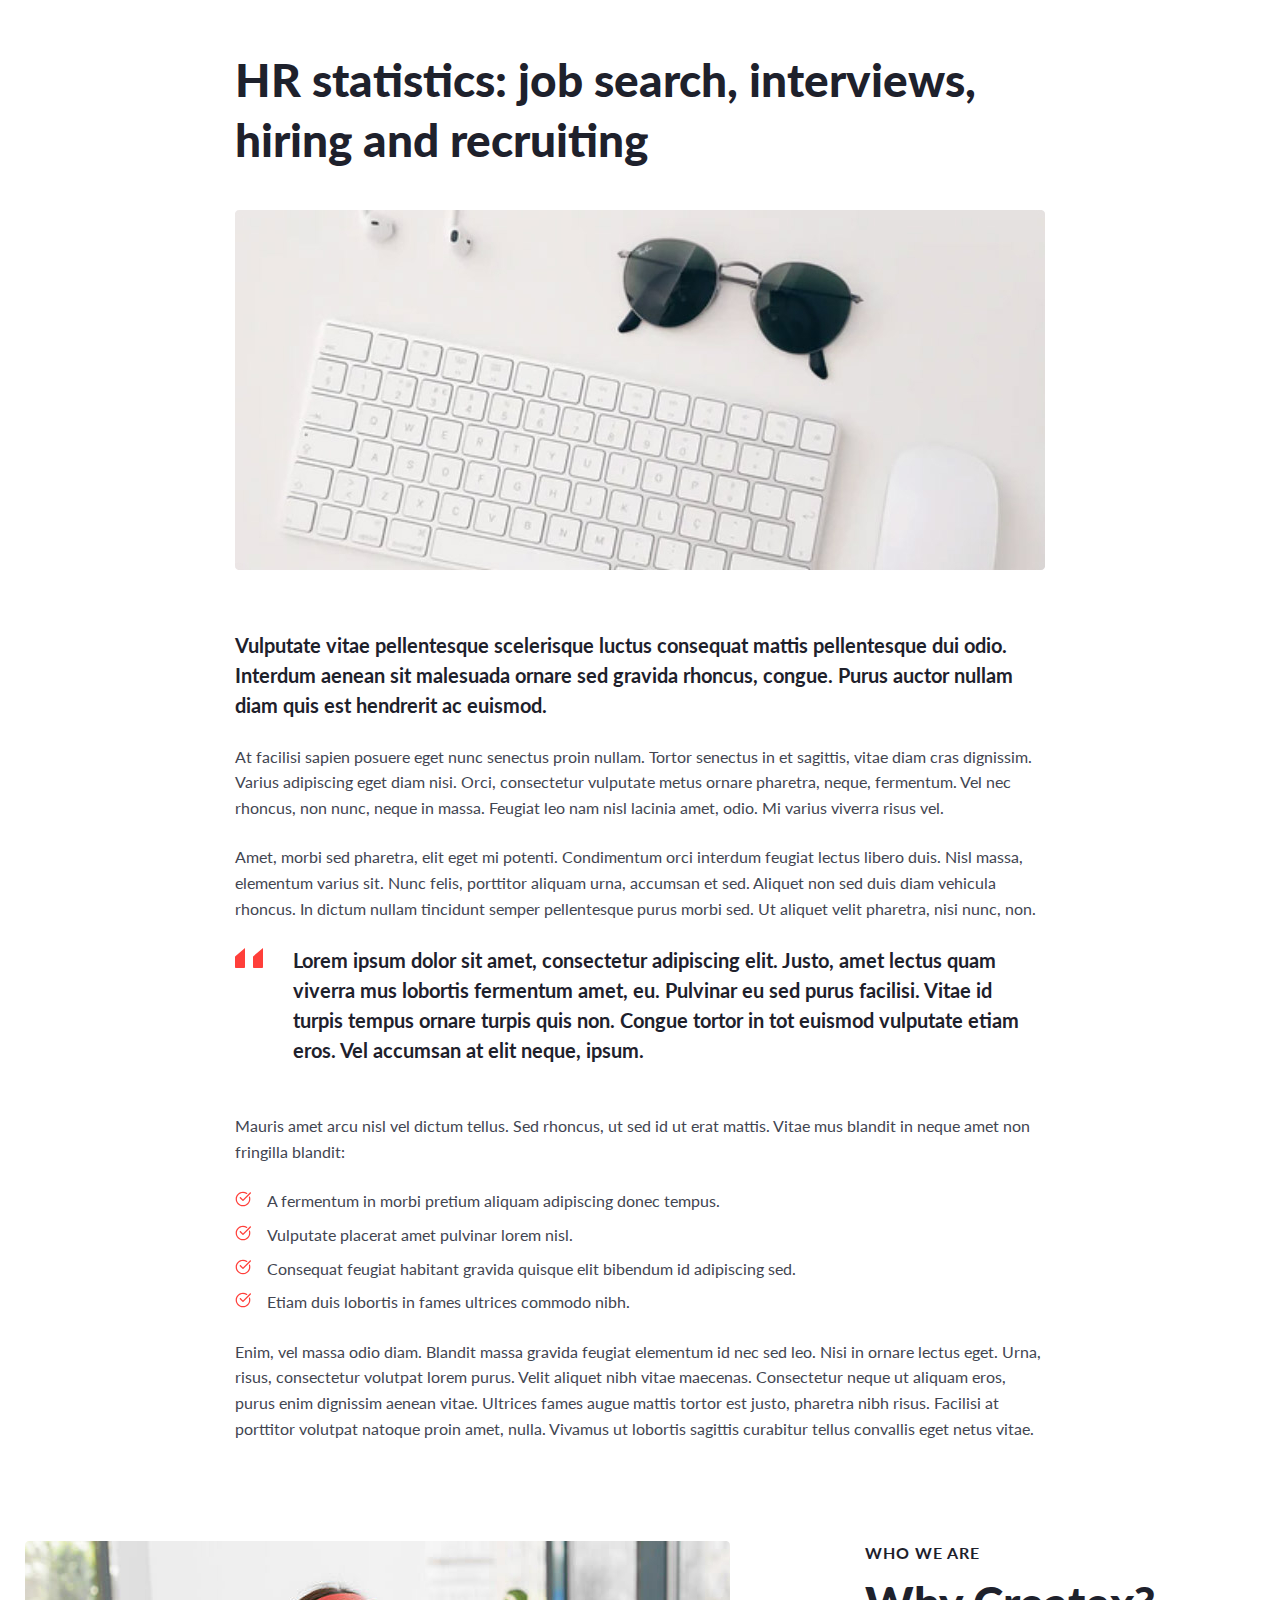
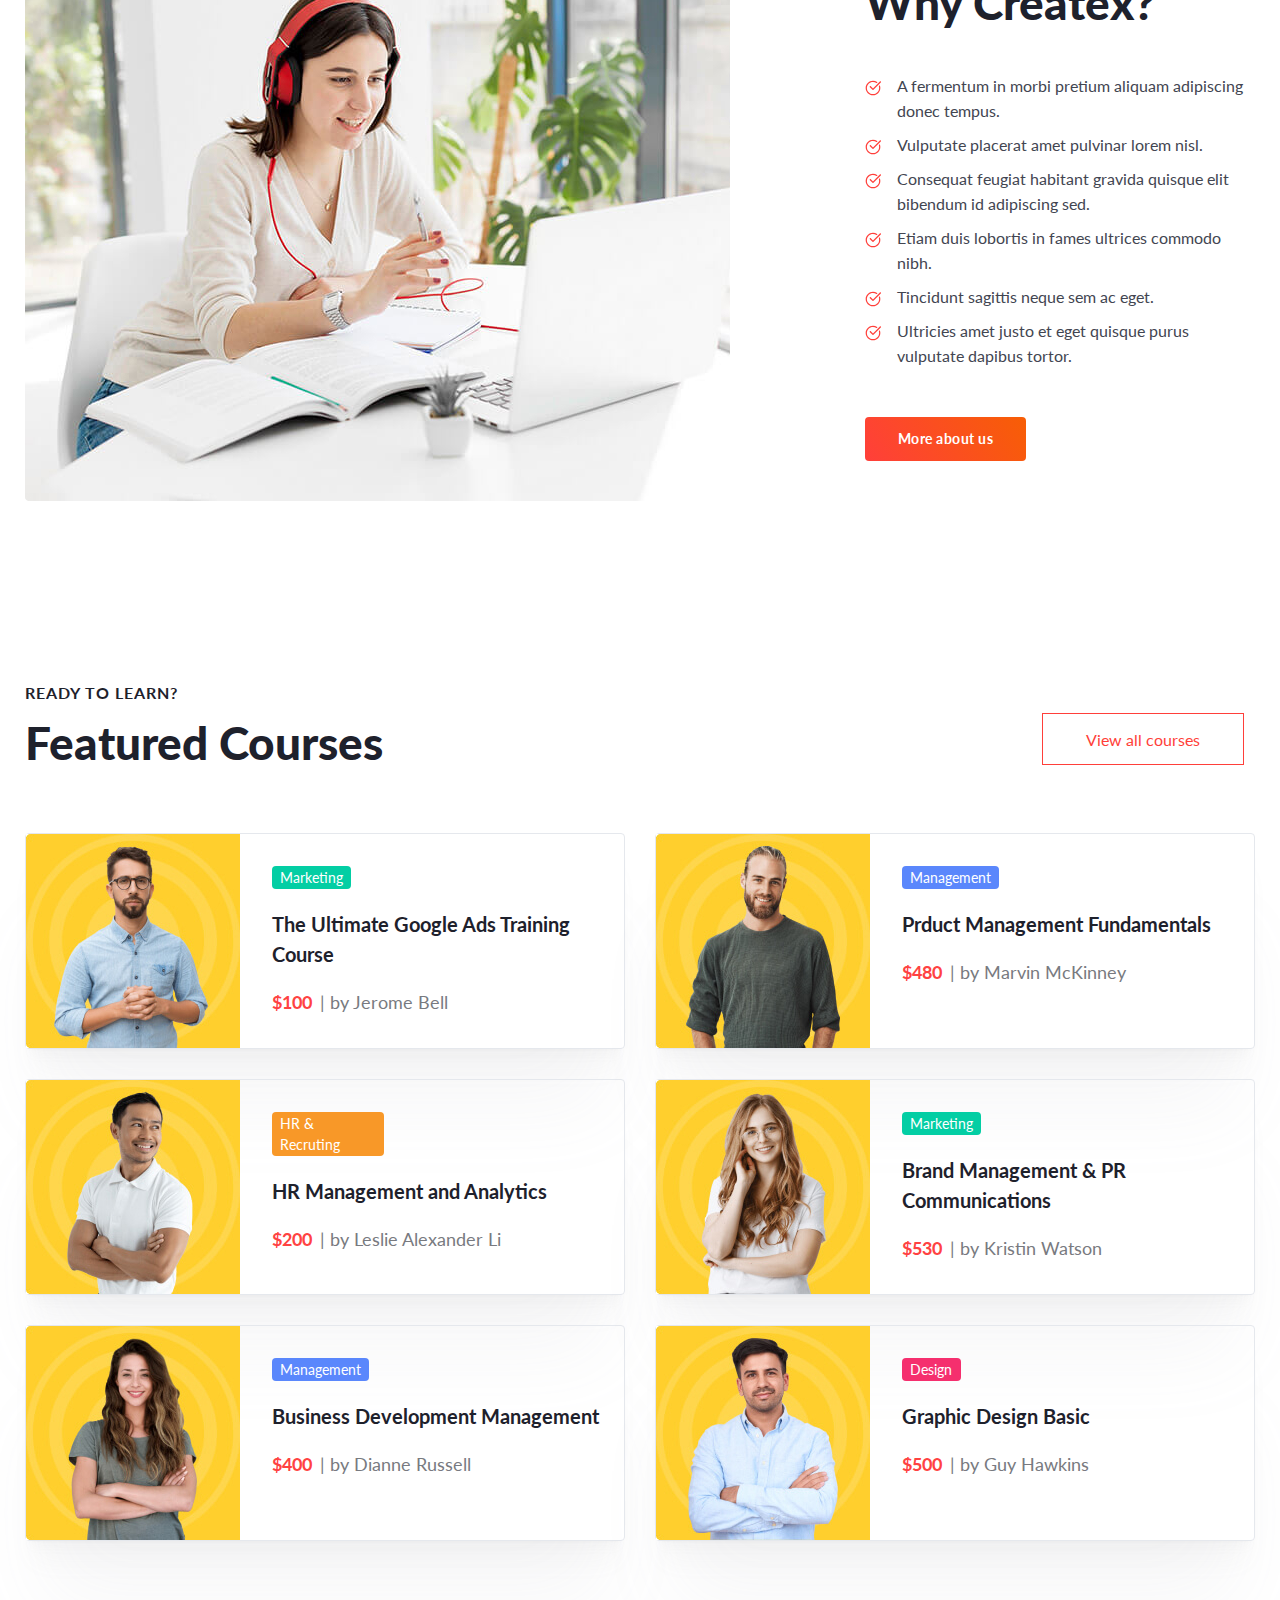
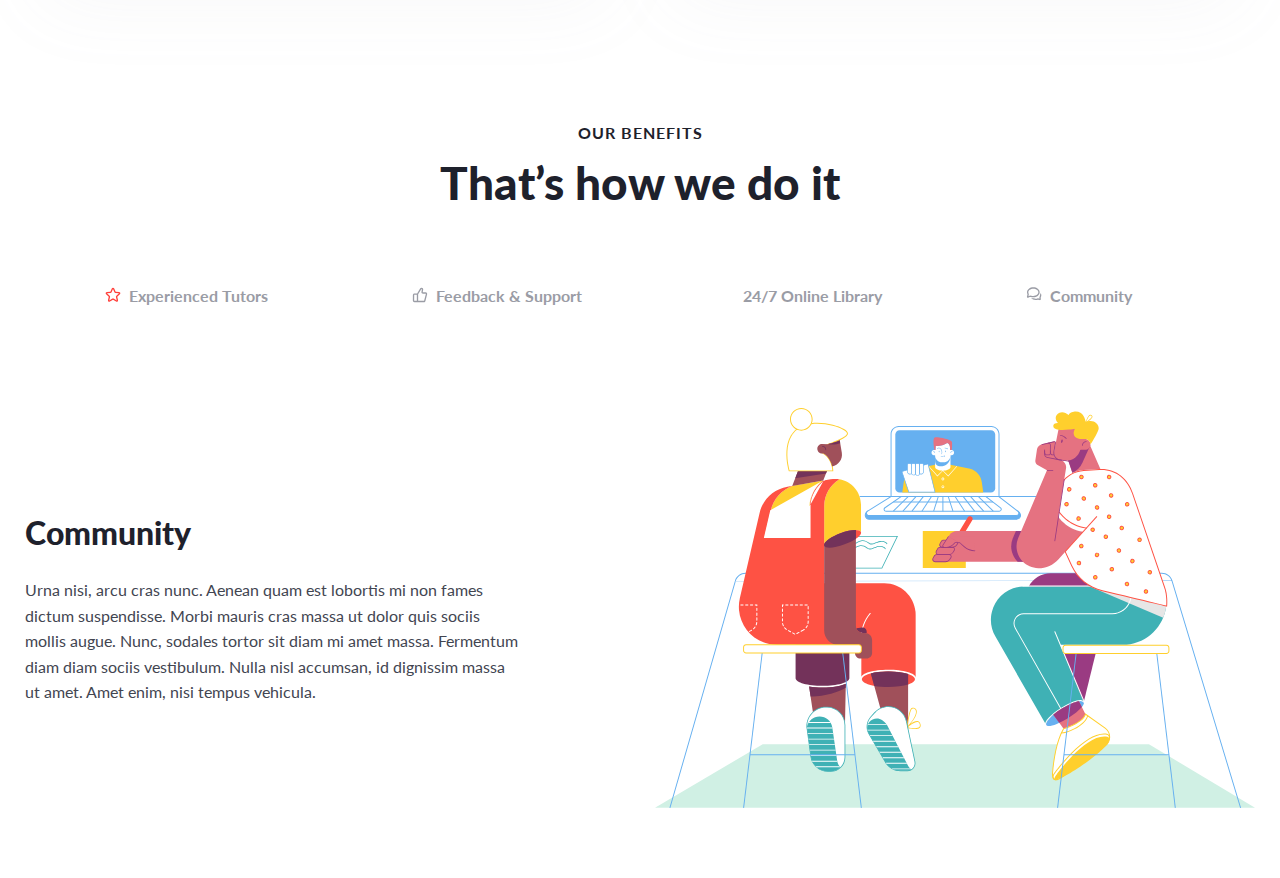
<file: lesson10/index.html>
<!DOCTYPE html>
<html lang="en">
<head>
   <meta charset="UTF-8">
   <meta http-equiv="X-UA-Compatible" content="IE=edge">
   <meta name="viewport" content="width=device-width, initial-scale=1.0">
   <link rel="stylesheet" href="css/style.css"> <link rel="stylesheet" href="css/reset.css">
   <title>lesson 10</title>
</head>
<body>
   <main class="main">
      <div class="main__container page">
         <div class="page__title"><h1 class="stat">HR statistics: job search,  interviews, hiring and recruiting</h1>
         </div>
         <div class="page__image"><img src="img/image.webp" alt="artikle">
         </div>
         <div class="page__contant">
            <p class="page__subtitle">Vulputate vitae pellentesque scelerisque luctus consequat mattis pellentesque dui odio. Interdum aenean sit malesuada ornare sed gravida rhoncus, congue. Purus auctor nullam diam quis est hendrerit ac euismod. </p>
            <p class="page__txt">At facilisi sapien posuere eget nunc senectus proin nullam. Tortor senectus in et sagittis, vitae diam cras dignissim. Varius adipiscing eget diam nisi. Orci, consectetur vulputate metus ornare pharetra, neque, fermentum. Vel nec rhoncus, non nunc, neque in massa. Feugiat leo nam nisl lacinia amet, odio. Mi varius viverra risus vel.</p>
            <p class="page__txt">Amet, morbi sed pharetra, elit eget mi potenti. Condimentum orci interdum feugiat lectus libero duis. Nisl massa, elementum varius sit. Nunc felis, porttitor aliquam urna, accumsan et sed. Aliquet non sed duis diam vehicula rhoncus. In dictum nullam tincidunt semper pellentesque purus morbi sed. Ut aliquet velit pharetra, nisi nunc, non.</p>
            <blockquote class="page__blockqoute">Lorem ipsum dolor sit amet, consectetur adipiscing elit. Justo, amet lectus quam viverra mus lobortis fermentum amet, eu. Pulvinar eu sed purus  facilisi. Vitae id turpis tempus ornare turpis quis non. Congue tortor in tot euismod vulputate etiam eros. Vel accumsan at elit neque, ipsum.</blockquote>
            <p class="page__txt">Mauris amet arcu nisl vel dictum tellus. Sed rhoncus, ut sed id ut erat mattis. Vitae mus blandit in neque amet non fringilla blandit:</p>
            <ul class="page__list">
            <li class="item">A fermentum in morbi pretium aliquam adipiscing donec tempus.</li>
            <li class="item">Vulputate placerat amet pulvinar lorem nisl.</li>
            <li class="item">Consequat feugiat habitant gravida quisque elit bibendum id adipiscing sed.</li>
            <li class="item">Etiam duis lobortis in fames ultrices commodo nibh.</li>
            </ul>
            <p class="page__txt">Enim, vel massa odio diam. Blandit massa gravida feugiat elementum id nec sed leo. Nisi in ornare lectus eget. Urna, risus, consectetur volutpat lorem purus. Velit aliquet nibh vitae maecenas. Consectetur neque ut aliquam eros, purus enim dignissim aenean vitae. Ultrices fames augue mattis tortor est justo, pharetra nibh risus. Facilisi at porttitor volutpat natoque proin amet, nulla. Vivamus ut lobortis sagittis curabitur tellus convallis eget netus vitae.</p>
         </div>
      </div>
         <div class="nextpage">
            <div class="nextpage__box">
               <div class="nextpage__image">
                  <img src="img/girl.jpg" alt="girl">
               </div>
               <div class="nextpage__content">
                  <div class="nextpage__subtitle">Who we are</div>
                  <div class="nextpage__title">Why Createx?</div>
                  <div class="nextpage__list">
                     <ul>
                        <li>A fermentum in morbi pretium aliquam adipiscing donec tempus.</li>
                        <li>Vulputate placerat amet pulvinar lorem nisl.</li>
                        <li>Consequat feugiat habitant gravida quisque elit bibendum id adipiscing sed.</li>
                        <li>Etiam duis lobortis in fames ultrices commodo nibh.</li>
                        <li>Tincidunt sagittis neque sem ac eget.</li>
                        <li>Ultricies amet justo et eget quisque purus vulputate dapibus tortor.</li>
                     </ul>
                  </div>
                  <button class="nextpage_button">More about us</button>
               </div>
            </div>
            <div class="nextpage__team about">
               <div class="about__subtitle">Ready to learn?</div>
               <div class="about__title">
                  <div class="about__text">Featured Courses</div>
                  <div class="about__button"><button>View all courses </button></div>
               </div>
            <div class="nextpage__members">  
               <div class="abot__leftbox workers">
                  <div class="workers__item">
                     <div class="workers__image">
                        <img src="img/bell.jpg" alt="bell">
                     </div>
                     <div class="workers__content ">
                        <div class="workers__position workers__position--green">Marketing</div>
                        <div class="workers__title">The Ultimate Google Ads Training Course</div>
                        <div class="workers__cost">
                           <p class="price">$100</p>
                           <p class="name">| by Jerome Bell</p>
                        </div>
                     </div>
                  </div>
                  <div class="workers__item">
                     <div class="workers__image">
                        <img src="img/li.jpg" alt="china">
                     </div>
                     <div class="workers__content ">
                        <div class="workers__position workers__position--orange">HR & Recruting</div>
                        <div class="workers__title">HR  Management and Analytics</div>
                        <div class="workers__cost">
                           <p class="price">$200</p>
                           <p class="name">| by Leslie Alexander Li</p>
                        </div>
                     </div>
                  </div>
                  <div class="workers__item">
                     <div class="workers__image">
                        <img src="img/russel.jpg" alt="russel">
                     </div>
                     <div class="workers__content ">
                        <div class="workers__position workers__position--purple">Management</div>
                        <div class="workers__title">Business Development Management</div>
                        <div class="workers__cost">
                           <p class="price">$400</p>
                           <p class="name">| by Dianne Russell</p>
                        </div>
                     </div>
                  </div>
               </div>
               <div class="about__rightbox workers">
                  <div class="workers__item">
                     <div class="workers__image">
                        <img src="img/kinney.jpg" alt="kiney">
                     </div>
                     <div class="workers__content ">
                        <div class="workers__position workers__position--purple">Management</div>
                        <div class="workers__title">Prduct Management Fundamentals</div>
                        <div class="workers__cost">
                           <p class="price">$480</p>
                           <p class="name">| by Marvin McKinney</p>
                        </div>
                     </div>
                  </div>
                  <div class="workers__item">
                     <div class="workers__image">
                        <img src="img/watson.jpg" alt="watson">
                     </div>
                     <div class="workers__content ">
                        <div class="workers__position workers__position--green">Marketing</div>
                        <div class="workers__title">Brand Management & PR Communications</div>
                        <div class="workers__cost">
                           <p class="price">$530</p>
                           <p class="name">| by Kristin Watson</p>
                        </div>
                     </div>
                  </div>
                  <div class="workers__item">
                     <div class="workers__image">
                        <img src="img/hawkins.jpg" alt="design">
                     </div>
                     <div class="workers__content ">
                        <div class="workers__position workers__position--pink">Design</div>
                        <div class="workers__title">Graphic Design Basic</div>
                        <div class="workers__cost">
                           <p class="price">$500</p>
                           <p class="name">| by Guy Hawkins</p>
                        </div>
                     </div>
                  </div>
               </div>
            </div>
            <div class="lastpage">
               <div class="lastpage__box">
                  <div class="lastpage__subtitle">Our benefits</div>
                  <div class="lastpage__title">That’s how we do it</div>
                  <div class="lastpage__icon_list">
                     <ul>
                        <li class="star">Experienced Tutors</li>
                        <li class="feedback">Feedback & Support</li>
                        <li class="library">24/7 Online Library</li>
                        <li class="community">Community</li>
                     </ul>
                  </div>
                  <div class="lastpage__content tutors">
                     <div class="tutors__box">
                        <div class="tutors__text">
                           <div class="tutors__heading">Community</div>
                           <div class="tutors__discription">Urna nisi, arcu cras nunc. Aenean quam est lobortis mi non fames dictum suspendisse. Morbi mauris cras massa ut dolor quis sociis mollis augue. Nunc, sodales tortor sit diam mi amet massa. Fermentum diam diam sociis vestibulum. Nulla nisl accumsan, id dignissim massa ut amet. Amet enim, nisi tempus vehicula.</div>
                        </div>
                        <div class="tutors__image">
                           <img src="img/illustration.svg" alt="workspace">
                        </div>
                     </div>   
                  </div>
               </div>
            </div>
            </div>   
         </div>   
   </main>         
      </div>
   </div>
</body>
</html>
</file>
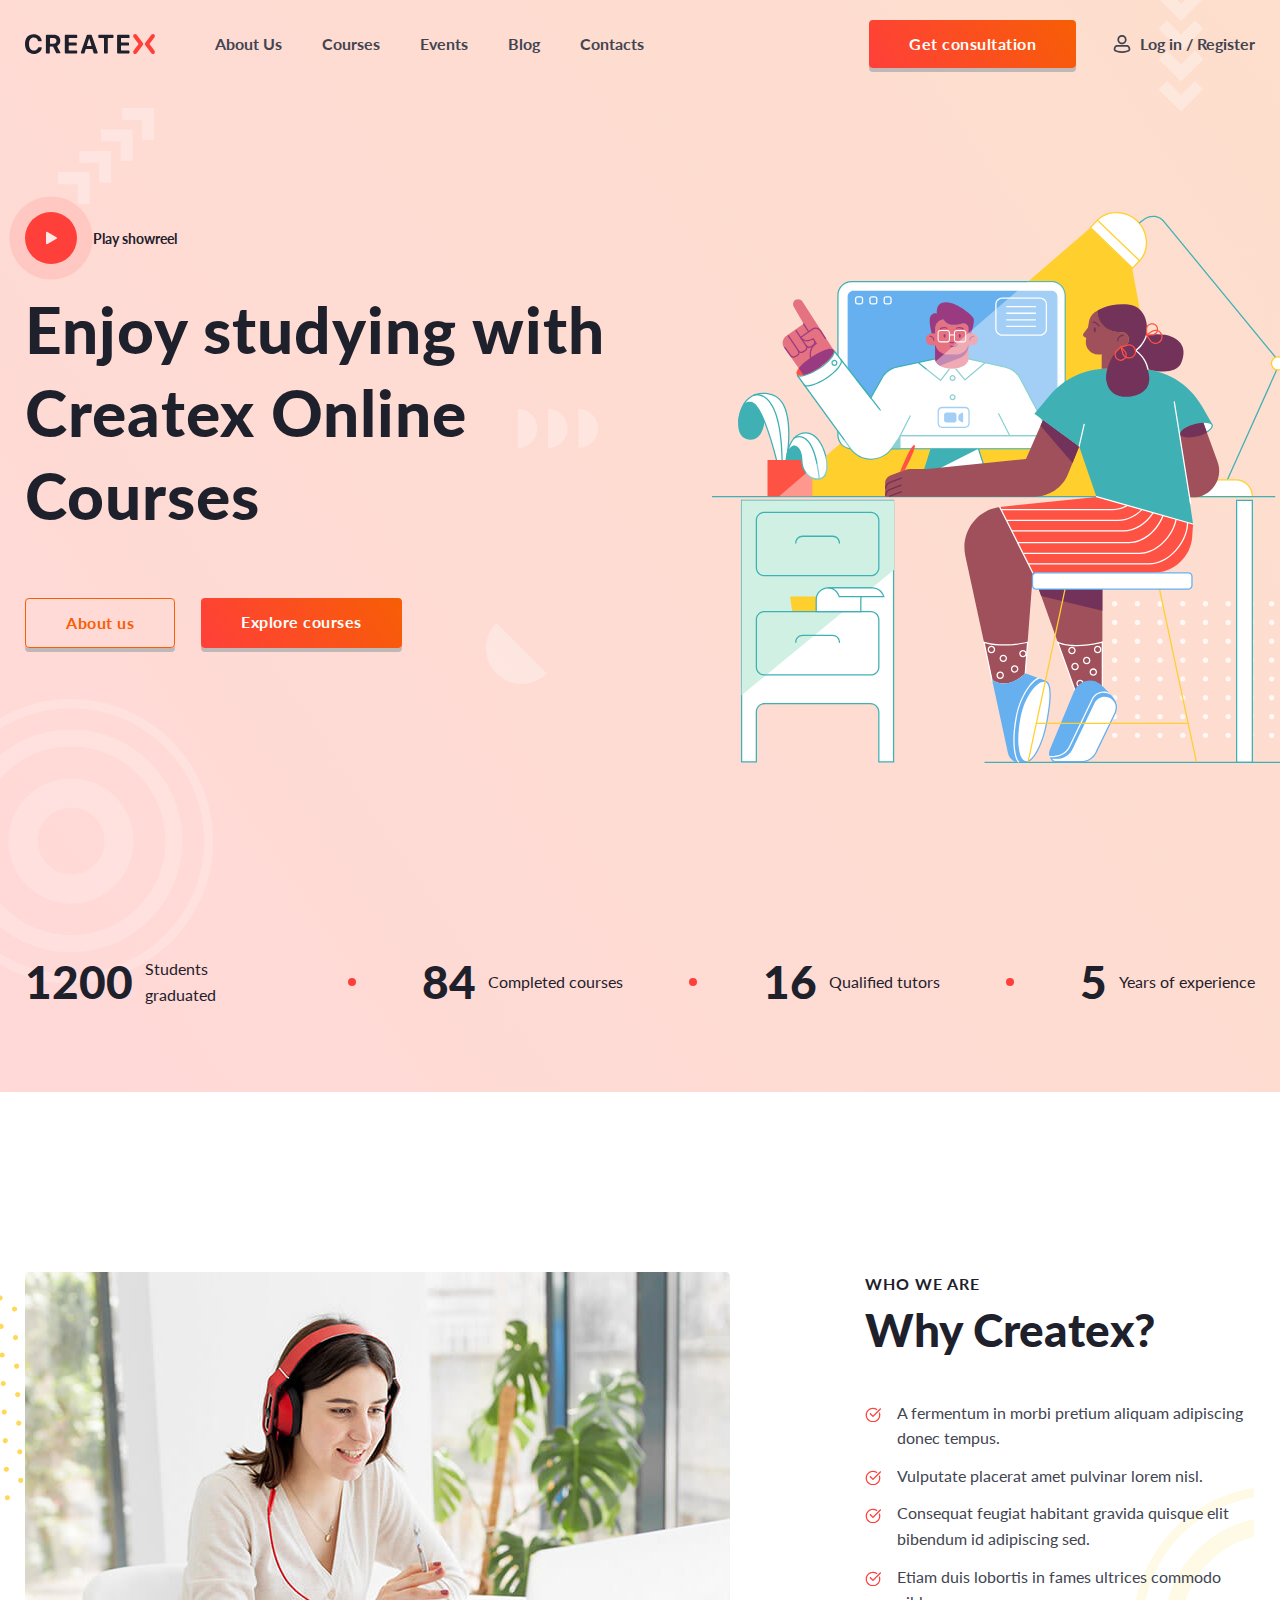
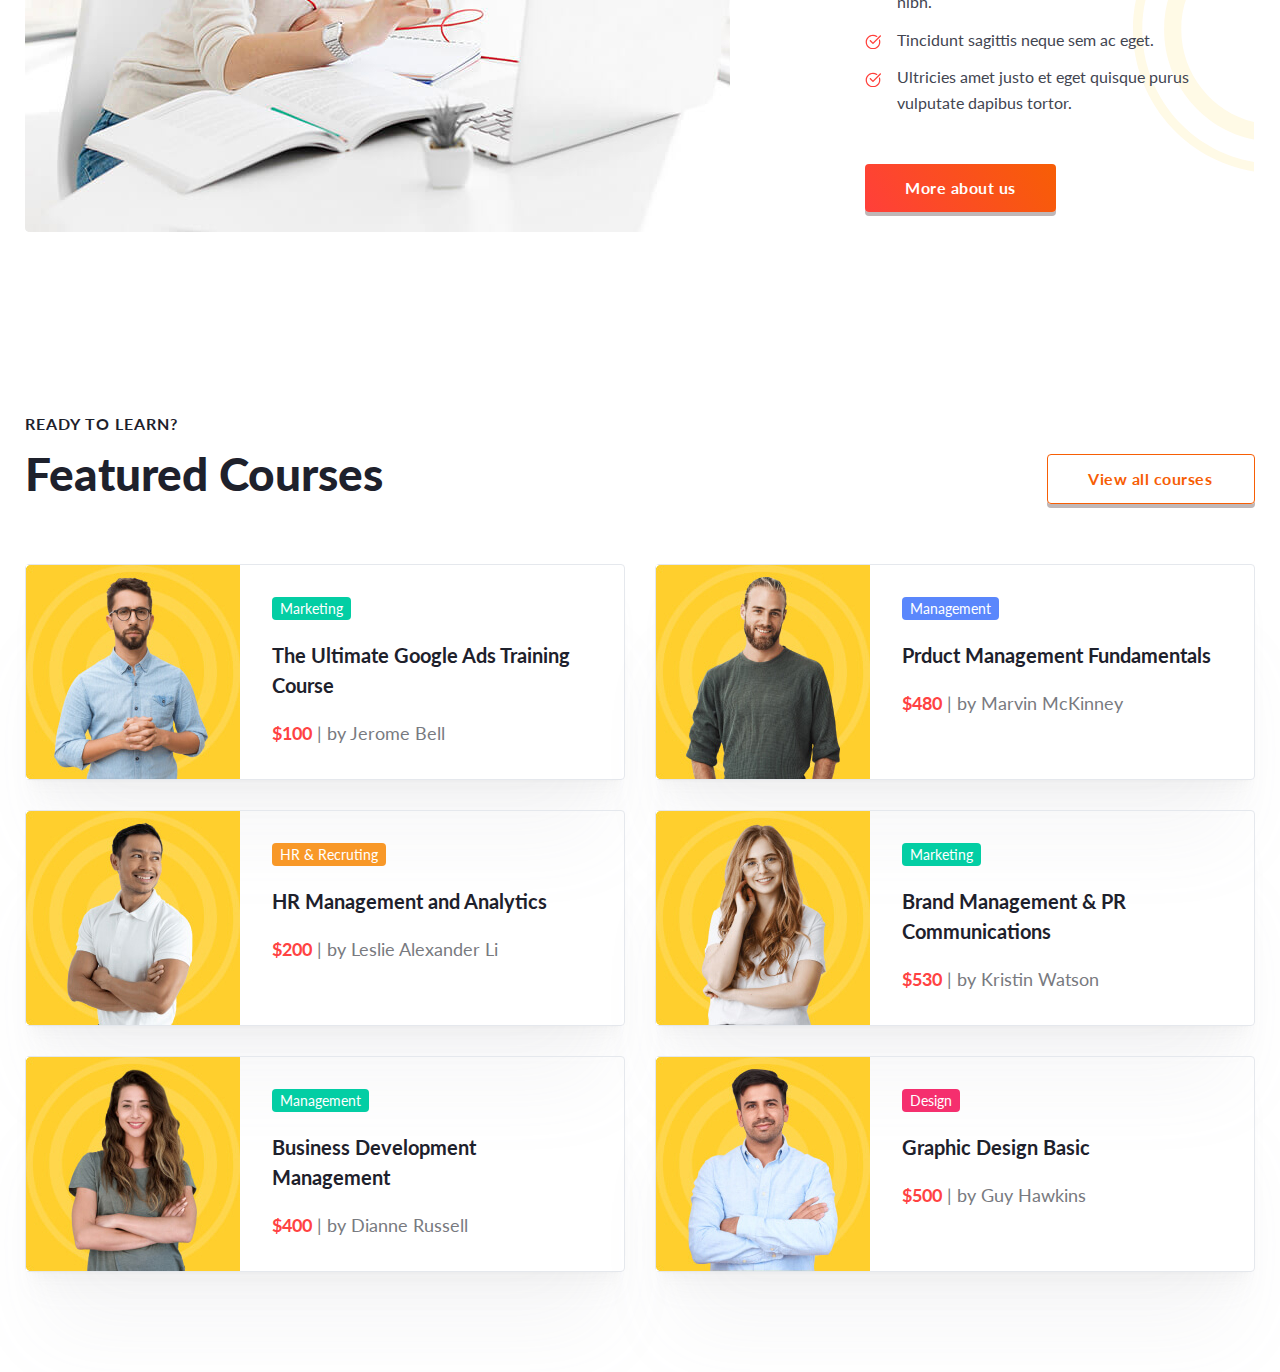
<file: lesson18/index.html>
<!DOCTYPE html>
<html lang="en">
<head>
   <meta charset="UTF-8">
   <meta http-equiv="X-UA-Compatible" content="IE=edge">
   <meta name="viewport" content="width=device-width, initial-scale=1.0">
   <link rel="stylesheet" href="css/style.css"> <link rel="stylesheet" href="css/reset.css">
   <title>lesson 18 grid</title>
</head>
<body>
   <div class="wrapper">
      <header class="header">
         <div class="header__container">
            <div class="header__logo">
               <a href=""><img src="img/logo.svg" alt="logocreatex"></a>
            </div>
            <div class="header__navigator navigator">
               <nav class="navigator__links">
                  <ul class="navigator__main">
                     <li class="navigator__item">About Us</li>
                     <li class="navigator__item">Courses</li>
                     <li class="navigator__item">Events</li>
                     <li class="navigator__item">Blog</li>
                     <li class="navigator__item">Contacts</li>
                  </ul>
               </nav>
            </div>
            <div class="header__active active">
               <a href="" class="active__button button">Get consultation</a>
               <a href="" class="active__login">Log in / Register</a>
            </div>
         </div>
      </header>
      <main class="page">
         <section class="page__section section">
            <div class="section__container">
               <div class="section-front first">
                  <div class="first first-box">
                     <div class="first-box__play">
                        <a href="#">Play showreel</a>
                     </div>
                     <div class="first-box__title">
                        <h1>Enjoy studying
                           with Createx Online Courses</h1>
                     </div>
                     <div class="first-box__button">
                        <a href="#" class="first-box button button--bg">About us</a>
                        <a href="#" class="first-box button">Explore courses</a>
                     </div>
                  </div>
                  <div class="first__img">
                     <img src="img/illustration.svg" alt="call">
                  </div>
               </div>
               <div class="section__advantages advantages-main">
                  <div class="advantages-main__item item-advantages">
                     <div class="item-advantages__value">1200</div>
                     <div class="item-advantages__text">Students graduated</div>
                  </div>
                  <div class="advantages-main__circle"></div>
                  <div class="advantages-main__item item-advantages">
                     <div class="item-advantages__value">84</div>
                     <div class="item-advantages__text">Completed courses</div>
                  </div>
                  <div class="advantages-main__circle"></div>
                  <div class="advantages-main__item item-advantages">
                     <div class="item-advantages__value">16</div>
                     <div class="item-advantages__text">Qualified tutors</div>
                  </div>
                  <div class="advantages-main__circle"></div>
                  <div class="advantages-main__item item-advantages">
                     <div class="item-advantages__value">5</div>
                     <div class="item-advantages__text">Years of experience</div>
                  </div>
               </div>
            </div>
         </div>         

               <div class="section__decor decor-main__item--1"></div>
               <div class="section__decor decor-main__item--2"></div>
               <div class="section__decor decor-main__item--3"></div>
               <div class="section__decor decor-main__item--4"></div>
               <div class="section__decor decor-main__item--5"></div>
               <div class="section__decor decor-main__item--6"></div>
         </section>
         <section class="createx">
            <div class="createx__container">
               <div class="createx__block block-who">
                  <div class="block-who__image">
                     <img src="img/createx.jpg" alt="createx">
                  </div>
                  <div class="block-who__text">
                     <h3>Who we are</h3>
                     <h2>Why Createx?</h2>
                     <ul class="block-who-item">
                        <li>A fermentum in morbi pretium aliquam adipiscing donec tempus.</li>
                        <li>Vulputate placerat amet pulvinar lorem nisl.</li>
                        <li>Consequat feugiat habitant gravida quisque elit bibendum id adipiscing sed.</li>
                        <li>Etiam duis lobortis in fames ultrices commodo nibh.</li>
                        <li>Tincidunt sagittis neque sem ac eget.</li>
                        <li>Ultricies amet justo et eget quisque purus vulputate dapibus tortor.</li>
                     </ul>
                     <div class="block-who__button button">
                        <a href="#">More about us</a>
                     </div>
                  </div>
               </div>
            </div>
            <div class="createx__block decor-createx-1"></div>
            <div class="createx__block decor-createx-2"></div>     
         </section>
         <section class="team">
            <div class="team__container">
               <div class="team__heading heading-box">
                  <div class="heading-box__text">
                     <h3>Ready to learn?</h3>
                     <h2>Featured Courses</h2>
                  </div>
                  <div class="heading-box__button button button--bg">
                     <a href="#">View all courses</a>
                  </div>
               </div>
               <div class="team__mambers">
                  <div class="team__item personal">
                     <div class="personal__box">
                        <div class="personal__image">
                           <img src="img/jerome.jpg" alt="jerome">
                        </div>
                        <div class="personal__description description">
                           <div class="description__position marketing">
                              Marketing
                           </div>
                           <h3>The Ultimate Google Ads Training Course</h3>
                           <div class="description__cost">
                              <span>$100</span>
                              | by Jerome Bell
                           </div>
                        </div>
                     </div>
                  </div>
                  <div class="personal-item personal personal">
                     <div class="personal__box">
                        <div class="personal__image">
                           <img src="img/marvin.jpg" alt="managment">
                        </div>
                        <div class="personal-item personal__description description">
                           <div class="description__position managment">
                              Management
                           </div>
                           <h3>Prduct Management Fundamentals</h3>
                           <div class="description__cost">
                              <span>$480</span>
                              | by Marvin McKinney
                           </div>
                        </div>
                  </div>
                  </div>
                  <div class="personal-item personal">
                     <div class="personal__box">
                     <div class="personal__image">
                        <img src="img/li.jpg" alt="hr">
                     </div>
                     <div class="personal-item__description description">
                        <div class="description__position recruting">
                           HR & Recruting
                        </div>
                        <h3>HR  Management and Analytics</h3>
                        <div class="description__cost">
                           <span>$200</span>
                           | by Leslie Alexander Li
                        </div>
                     </div>
                     </div>
                  </div>
                  <div class="personal-item personal">
                     <div class="personal__box">
                     <div class="personal__image">
                        <img src="img/watson.jpg" alt="marketing">
                     </div>
                     <div class="personal-item__description description">
                        <div class="description__position marketing">
                           Marketing
                        </div>
                        <h3>Brand Management & PR Communications</h3>
                        <div class="description__cost">
                           <span>$530</span>
                           | by Kristin Watson
                        </div>
                     </div>
                     </div>
                  </div>
                  <div class="personal-item personal">
                     <div class="personal__box">
                     <div class="personal__image">
                        <img src="img/russel.jpg" alt="managment">
                     </div>
                     <div class="personal-item__description description">
                        <div class="description__position management">
                           Management
                        </div>
                        <h3>Business Development Management</h3>
                        <div class="description__cost">
                           <span>$400</span>
                           | by Dianne Russell
                        </div>
                     </div>
                     </div>
                  </div>
                  <div class="personal-item personal">
                     <div class="personal__box">
                     <div class="personal__image">
                        <img src="img/hawkins.jpg" alt="design">
                     </div>
                     <div class="personal-item__description description">
                        <div class="description__position design">
                           Design
                        </div>
                        <h3>Graphic Design Basic</h3>
                        <div class="description__cost">
                           <span>$500</span>
                           | by Guy Hawkins
                        </div>
                     </div>
                  </div>
                  </div>
               </div>
            </div>
         </section>
      </main>
   </div>
</body>
</html>
</file>
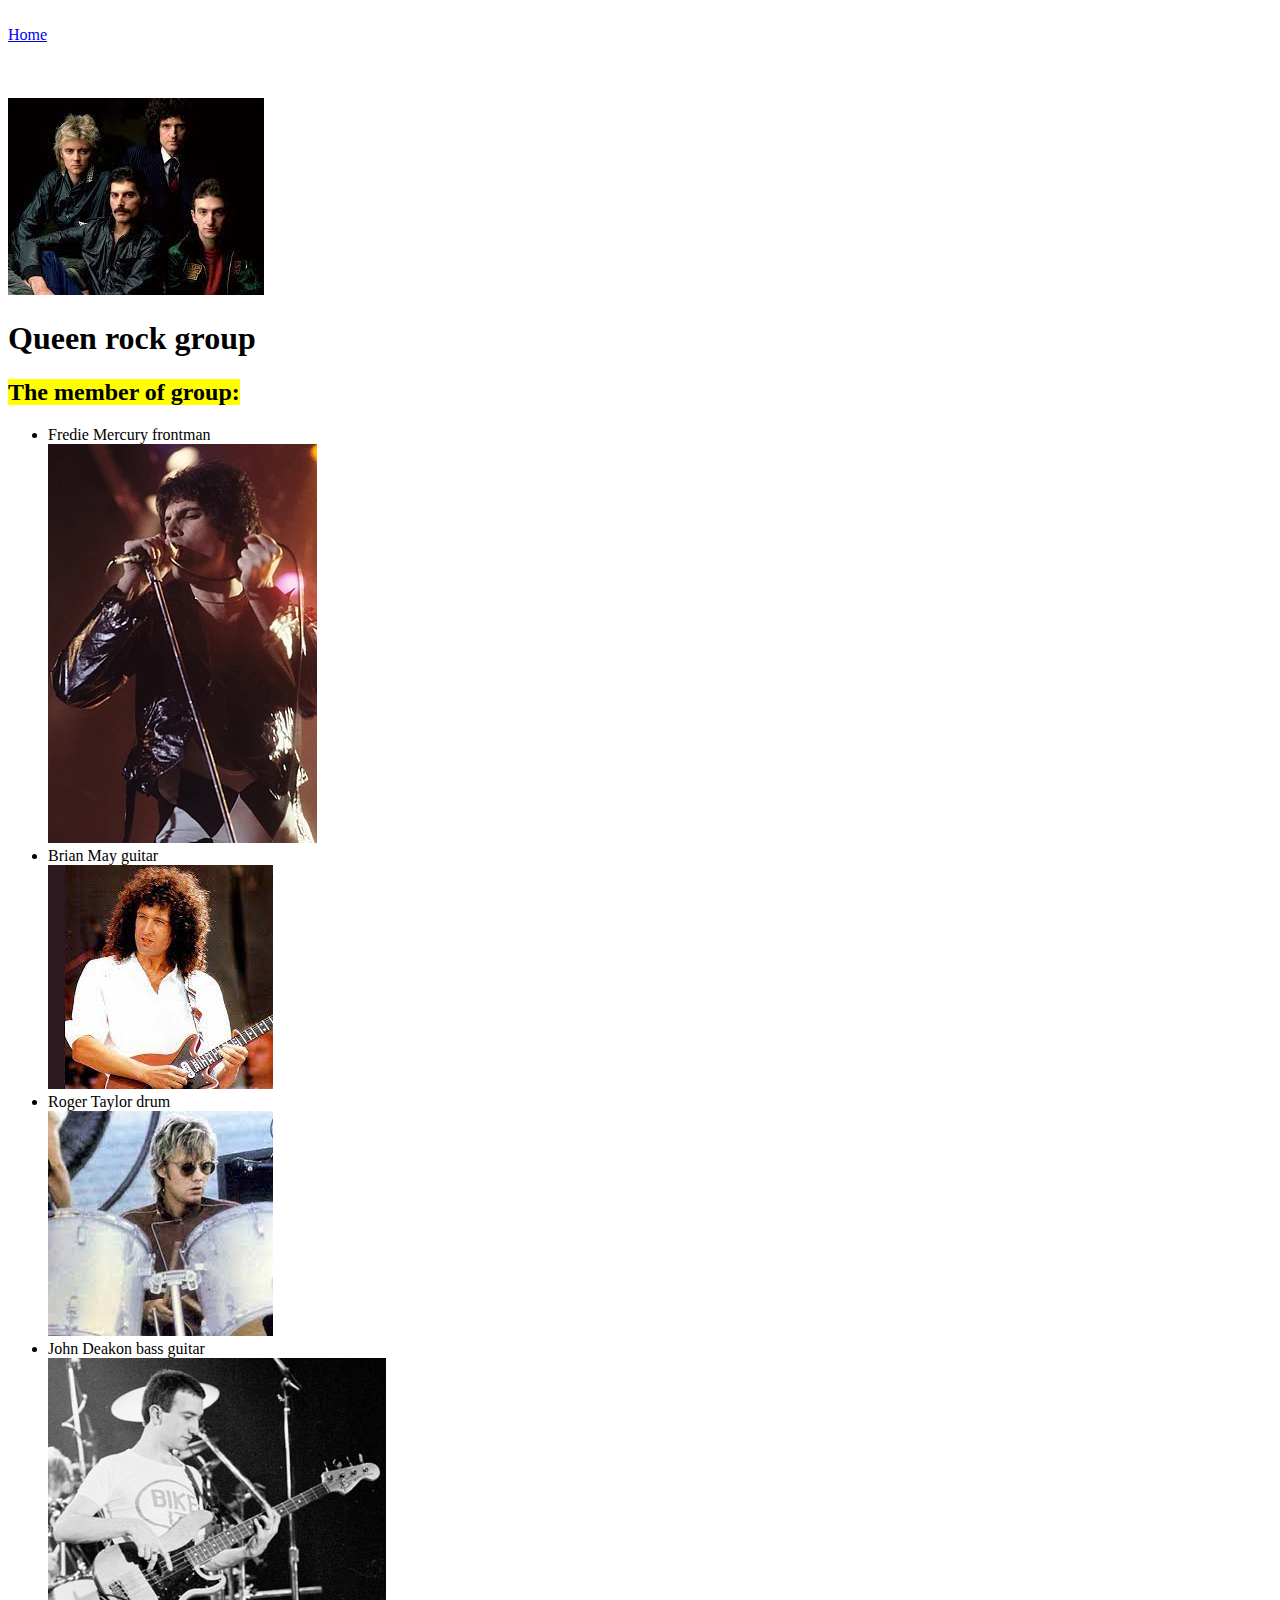
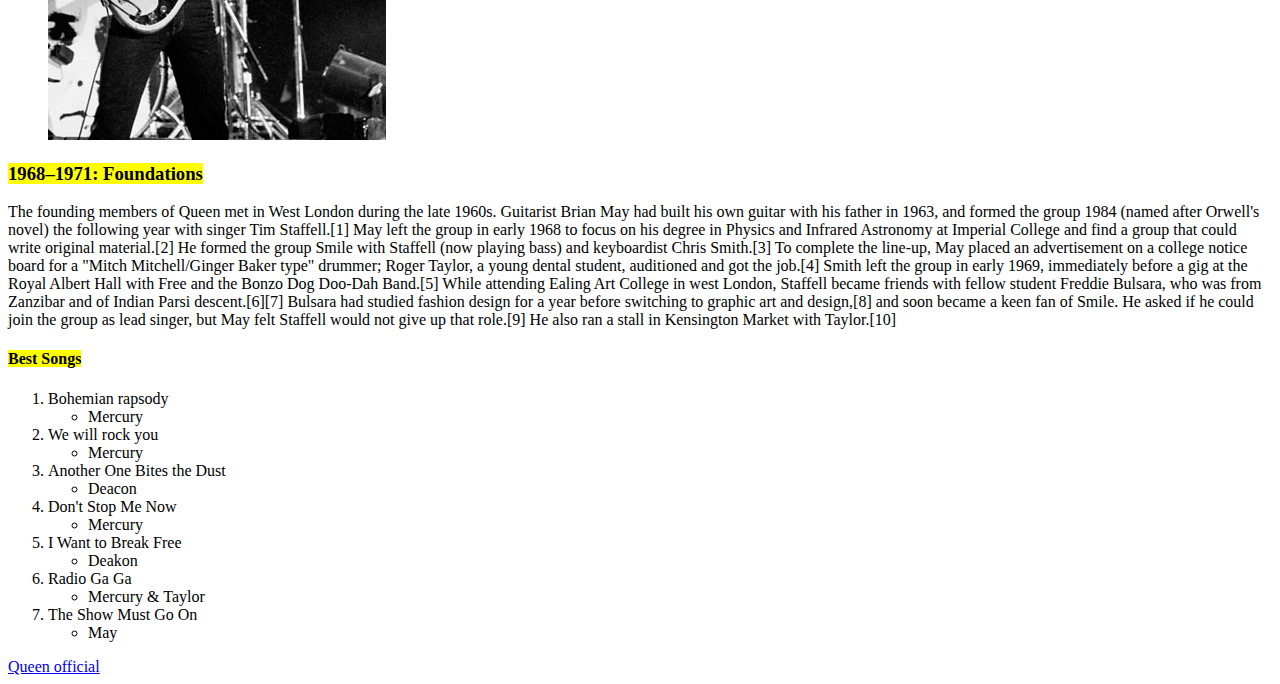
<file: lesson2/index.html>
<!DOCTYPE html>
<html lang="en">
<head>
   <meta charset="UTF-8">
   <meta http-equiv="X-UA-Compatible" content="IE=edge">
   <meta name="viewport" content="width=device-width, initial-scale=1.0">
   <title>Queen</title>
</head>
<body>
   <header>
      <br>
      <a href="home.com">Home</a>
   </header>
   <main>
      <div>
         <br><br><br>
         <img src="img/quenn.jpg" alt="queen">
         <h1>Queen rock group</h1>
         <h2><mark> The member of group: </mark></h2>
         <ul>
            <li>Fredie Mercury frontman <br> <img src="img/fredie.webp" alt="fred"></li>
            <li>Brian May guitar <br><img src="img/brian.jpg" alt="may"></li>
            <li>Roger Taylor drum <br><img src="img/roger.jpg" alt="roger"></li>
            <li>John Deakon bass guitar <br> <img src="img/john1.jpg" alt="john"></li>
         </ul>
         <h3><mark> 1968–1971: Foundations</mark></h3>
         <p>The founding members of <span> Queen</span> met in West London during the late 1960s. Guitarist Brian May had built his own guitar with his father in 1963, and formed the group 1984 (named after Orwell's novel) the following year with singer Tim Staffell.[1] May left the group in early 1968 to focus on his degree in Physics and Infrared Astronomy at Imperial College and find a group that could write original material.[2] He formed the group Smile with Staffell (now playing bass) and keyboardist Chris Smith.[3] To complete the line-up, May placed an advertisement on a college notice board for a "Mitch Mitchell/Ginger Baker type" drummer; Roger Taylor, a young dental student, auditioned and got the job.[4] Smith left the group in early 1969, immediately before a gig at the Royal Albert Hall with Free and the Bonzo Dog Doo-Dah Band.[5]

            While attending Ealing Art College in west London, Staffell became friends with fellow student Freddie Bulsara, who was from Zanzibar and of Indian Parsi descent.[6][7] Bulsara had studied fashion design for a year before switching to graphic art and design,[8] and soon became a keen fan of Smile. He asked if he could join the group as lead singer, but May felt Staffell would not give up that role.[9] He also ran a stall in Kensington Market with Taylor.[10]</p>
      </div>
      <div class="songs">
         <h4><mark> Best Songs </mark></h4>
         <ol>
            <li>Bohemian rapsody</li>
               <ul>
                  <li>Mercury</li>
               </ul>

            <li>We will rock you</li>
               <ul>
                  <li>Mercury</li>
               </ul>

            <li>Another One Bites the Dust</li>
               <ul>
                  <li>Deacon</li>
               </ul>

            <li>Don't Stop Me Now</li>
               <ul>
               <li>Mercury</li>
               </ul>

            <li>I Want to Break Free</li>
               <ul>
               <li>Deakon</li>
               </ul>
            <li>Radio Ga Ga</li>
               <ul>
                  <li>Mercury & Taylor</li>
               </ul>
            <li>The Show Must Go On</li>
               <ul>
                  <li>May</li>
               </ul>
            </li>   
         </ol>
      </div>
   </main>
   <footer>
      <a target="_blank" href="queen.com">Queen official</a>
   </footer>
</body>
</html>
</file>
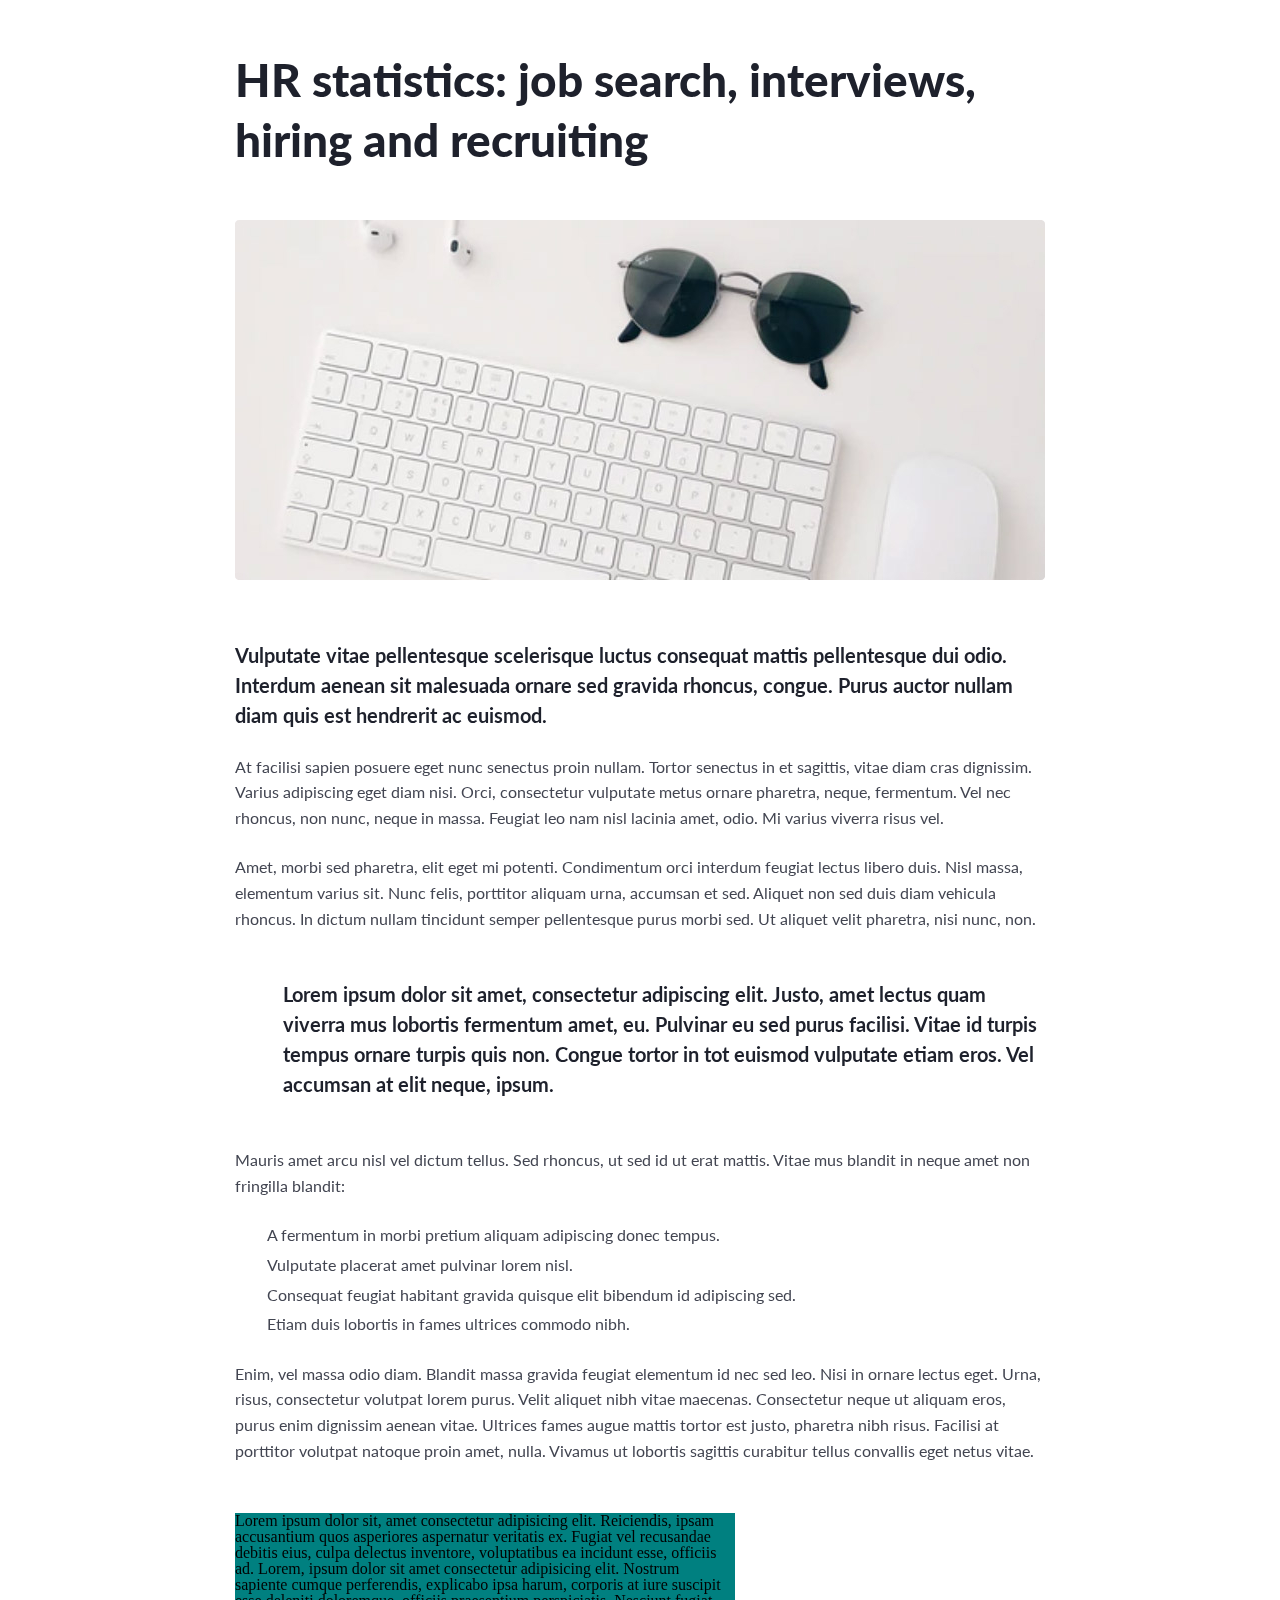
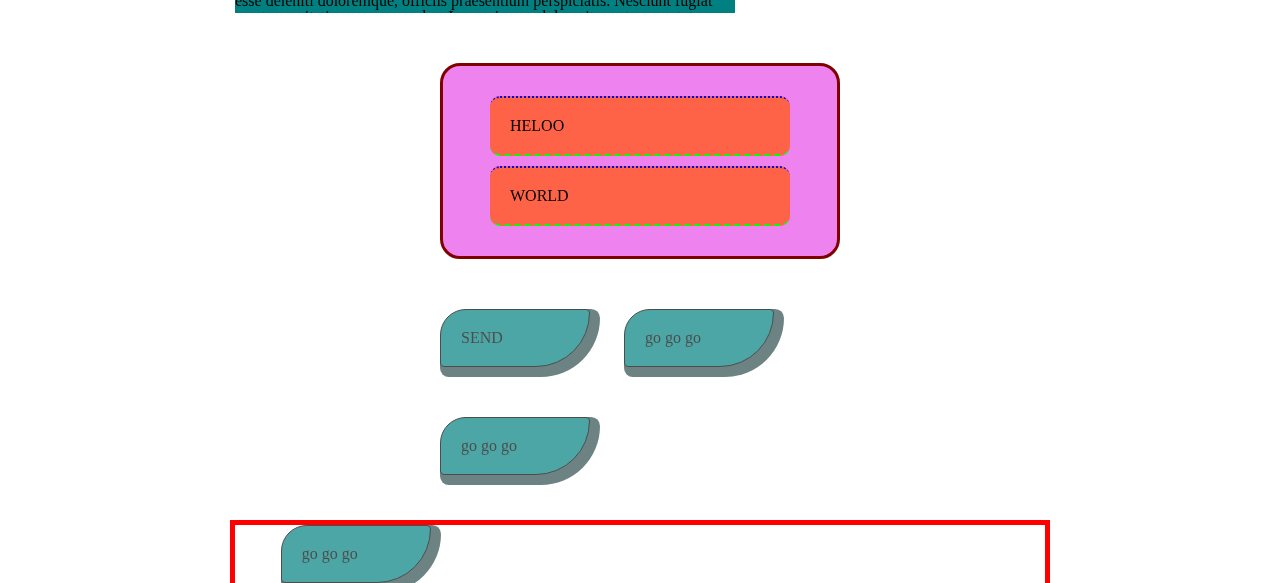
<file: lesson6/index.html>
<!DOCTYPE html>
<html lang="en">
<head>
   <meta charset="UTF-8">
   <meta http-equiv="X-UA-Compatible" content="IE=edge">
   <meta name="viewport" content="width=device-width, initial-scale=1.0">
   <title>Document</title>
   <link rel="stylesheet" href="css/style.css">
   <link rel="stylesheet" href="css/reset.css">
</head>
<body>
   <header class="head">
      <div class="headertxt">
         <h1 class="main_header">HR statistics: job search,  interviews, hiring and recruiting</h1>
      </div>
   </header>
   <main class="content">
      <div class="photo">
      <img src="img/desktop.jpg" alt="keyboard">
      </div>
      <div class="text_content">
         <h2 class="text_main">
            Vulputate vitae pellentesque scelerisque luctus consequat mattis pellentesque dui odio. Interdum aenean sit malesuada ornare sed gravida rhoncus, congue. Purus auctor nullam diam quis est hendrerit ac euismod. 
         </h2>
         <p class="text_one">
            At facilisi sapien posuere eget nunc senectus proin nullam. Tortor senectus in et sagittis, vitae diam cras dignissim. Varius adipiscing eget diam nisi. Orci, consectetur vulputate metus ornare pharetra, neque, fermentum. Vel nec rhoncus, non nunc, neque in massa. Feugiat leo nam nisl lacinia amet, odio. Mi varius viverra risus vel.
         </p>
         <p class="text_two">
            Amet, morbi sed pharetra, elit eget mi potenti. Condimentum orci interdum feugiat lectus libero duis. Nisl massa, elementum varius sit. Nunc felis, porttitor aliquam urna, accumsan et sed. Aliquet non sed duis diam vehicula rhoncus. In dictum nullam tincidunt semper pellentesque purus morbi sed. Ut aliquet velit pharetra, nisi nunc, non.
         </p>
         <h2 class="text_main_two">
            Lorem ipsum dolor sit amet, consectetur adipiscing elit. Justo, amet lectus quam viverra mus lobortis fermentum amet, eu. Pulvinar eu sed purus  facilisi. Vitae id turpis tempus ornare turpis quis non. Congue tortor in tot euismod vulputate etiam eros. Vel accumsan at elit neque, ipsum.
         </h2>
         <p class="text_three">
            Mauris amet arcu nisl vel dictum tellus. Sed rhoncus, ut sed id ut erat mattis. Vitae mus blandit in neque amet non fringilla blandit:
         </p>
         <ul class="text_list">
            <li class="text_item">A fermentum in morbi pretium aliquam adipiscing donec tempus.</li>
            <li class="text_item">Vulputate placerat amet pulvinar lorem nisl.</li>
            <li class="text_item">Consequat feugiat habitant gravida quisque elit bibendum id adipiscing sed.</li>
            <li class="text_item">Etiam duis lobortis in fames ultrices commodo nibh.</li>
         </ul>
         <p class="text_four">
            Enim, vel massa odio diam. Blandit massa gravida feugiat elementum id nec sed leo. Nisi in ornare lectus eget. Urna, risus, consectetur volutpat lorem purus. Velit aliquet nibh vitae maecenas. Consectetur neque ut aliquam eros, purus enim dignissim aenean vitae. Ultrices fames augue mattis tortor est justo, pharetra nibh risus. Facilisi at porttitor volutpat natoque proin amet, nulla. Vivamus ut lobortis sagittis curabitur tellus convallis eget netus vitae.
         </p>
      </div>
      <div class="new_expirience">
         <div class="over">
            <p class="ex_text"> Lorem ipsum dolor sit, amet consectetur adipisicing elit. Reiciendis, ipsam accusantium quos asperiores aspernatur veritatis ex. Fugiat vel recusandae debitis eius, culpa delectus inventore, voluptatibus ea incidunt esse, officiis ad. Lorem, ipsum dolor sit amet consectetur adipisicing elit. Nostrum sapiente cumque perferendis, explicabo ipsa harum, corporis at iure suscipit esse deleniti doloremque, officiis praesentium perspiciatis. Nesciunt fugiat amet exercitationem recusandae. Lorem ipsum dolor, sit amet consectetur adipisicing elit. Quasi labore repellat sapiente velit possimus fugiat ullam accusamus officiis iste quas. Consectetur officia deleniti facilis aliquam ex? Necessitatibus autem beatae quod. Lorem ipsum dolor sit amet, consectetur adipisicing elit. Quidem nostrum dolorum nobis consectetur voluptate nulla deserunt consequuntur sint quos assumenda, ea dolorem voluptatum amet omnis est libero eum nisi voluptas. Lorem ipsum dolor sit amet consectetur adipisicing elit. Corrupti accusantium fugit dolore corporis sit molestiae iusto ea explicabo rerum. Facere esse harum impedit placeat ullam ab doloremque nesciunt tenetur nostrum? </p>

         </div>
         <div class="block">
            <a href="google.com">HELOO</a><a href="google.com">WORLD</a>
         </div>
         <div class="butt_shadow">
            <a href="go.com" class="button">SEND</a>
            <a href="go.com" class="button">go go go</a>
            
         </div>
         <div class="butt_shadow">
            <a href="go.com" class="button_two">SEND</a>
            <a href="go.com" class="button">go go go</a>
            
         </div>
         <div class="butt_shadow_two">
            <a href="go.com" class="button_three">SEND</a>
            <a href="go.com" class="button">go go go</a>
            
         </div>
      </div>
      
   </main>

</body>
</html>
</file>
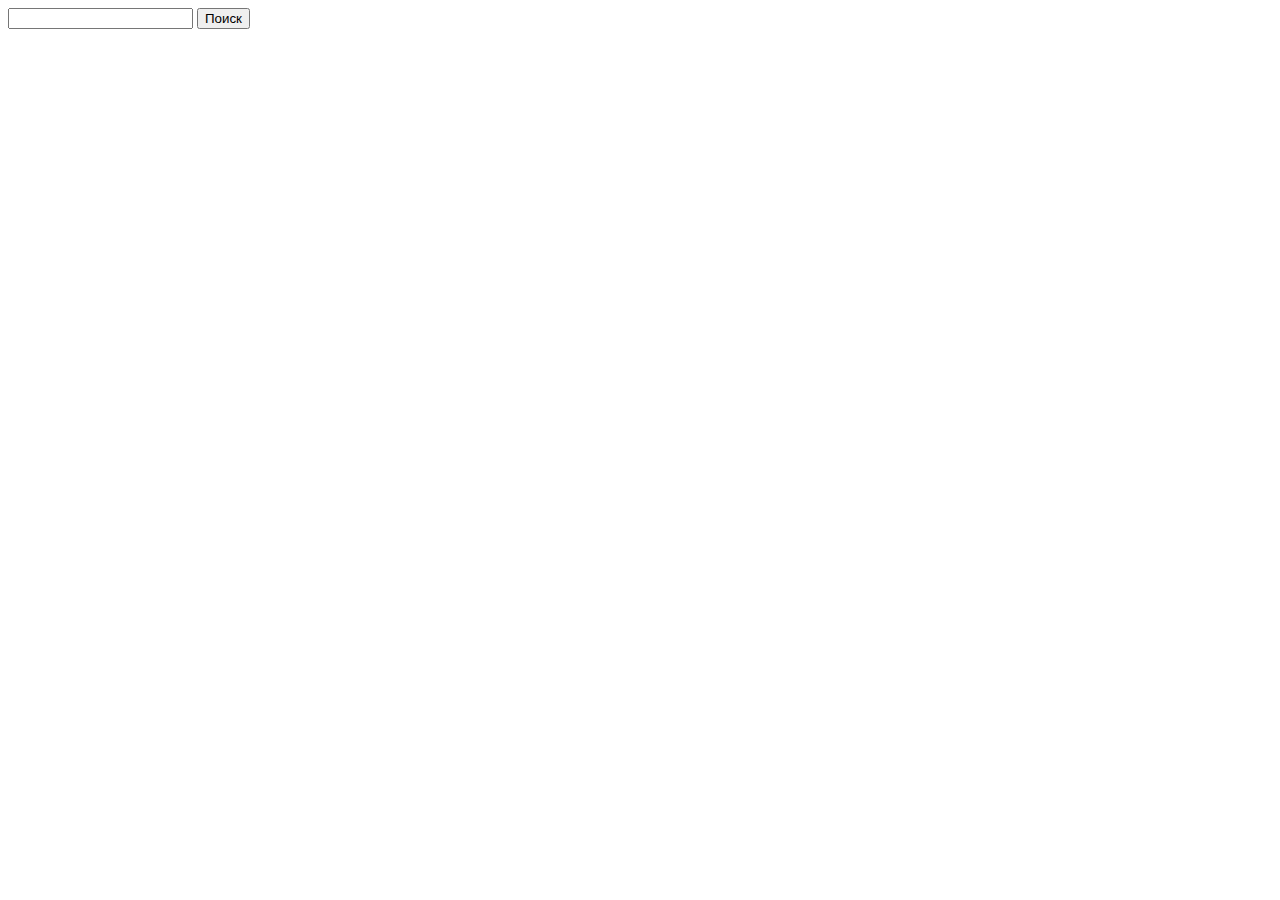
<file: task/index.html>
<!DOCTYPE html>
<html>
<head>
	<title>qwerty</title>
</head>
<body>
	<input type="text" id="cityInput">
   <button id="searchButton">Поиск</button>
   <ul id="resultList"></ul>
	<script src="app.js"></script>
</body>
</html>
</file>
<file: lesson10/css/style.css>
@import url('https://fonts.googleapis.com/css2?family=Lato:wght@400;700;900&display=swap');

[class*="__container"]{
   max-width: 810px;
   margin: 0 auto;
}
body{
   font-family: Lato;
   color: #424551;
   padding: 50px 0;
}

.page__title {
   font-weight: 900;
   font-size: 46px;
   line-height: 130%;
   color: #1E212C;
}
.stat {
   margin-bottom: 40px;
}
.page__image {
   margin-bottom: 60px;
}
.page__subtitle {
   font-weight: 700;
   font-size: 20px;
   line-height: 150%;
   color: #1E212C;
   margin-bottom: 24px;
}
.page__txt {
   font-weight: 400;
   font-size: 16px;
   line-height: 160%;
   color: #424551;
   margin-bottom: 24px;
}
.page__blockqoute {
   font-weight: 700;
   font-size: 20px;
   line-height: 150%;
   color: #1E212C;
   margin-bottom: 48px;
   padding-left: 58px;
}
.page__blockqoute::before {
   content: '';
   display: inline-block;
   width: 28px;
   height: 20px;
   margin-right: 30px;
   margin-left: -58px;
   background: url(../img/braces.svg) 0 0 no-repeat;
}
.page__list {
   font-size: 16px;
   line-height: 160%;
   color: #424551;
   margin-bottom: 24px;
   padding-left: 32px;
}
.page__list li:not(:last-child){
   margin-bottom: 8px;
}
.page__list li::before{
   content: '';
   display: inline-block;
   width: 16px;
   height: 16px;
   background: url(../img/check.svg);
   margin-right: 16px;
   margin-left: -32px;
}
.page__contant {
   margin-bottom: 100px;
}

.nextpage {
   max-width: 1230px;
   margin: 0 auto;
}
.nextpage__box {
   display: flex;
   margin-bottom: 180px;
}
.nextpage__image {
   max-width: 705px;
   height: 560px;
}
.nextpage__content {
   max-width: 390px;
   margin-left: 135px;
}
.nextpage__subtitle {
   font-weight: 700;
   font-size: 16px;
   line-height: 150%;
   letter-spacing: 1px;
   text-transform: uppercase;
   color: #1E212C;
   margin-bottom: 8px;
}
.nextpage__title {
   font-weight: 900;
   font-size: 46px;
   line-height: 130%;
   color: #1E212C;
   margin-bottom: 40px;
}
.nextpage__list {
   font-weight: 400;
   font-size: 16px;
   line-height: 160%;
   color: #424551;
   margin-bottom: 48px;
   margin-left: 32px;  
}
.nextpage__list li::before {
   content: '';
   display: inline-block;
   width: 16px;
   height: 16px;
   margin-right: 16px;
   margin-left: -32px;
   background: url(../img/check.svg) 0 0 no-repeat;
   vertical-align: middle;
}
.nextpage__list li:not(:last-child){
   margin-bottom: 8px;
}
.nextpage_button {
   width: 161px;
   height: 44px;
   background: linear-gradient(55.95deg, #FF3F3A 0%, #F75E05 100%);
   border-radius: 4px;
   font-weight: 700;
   font-size: 14px;
   line-height: 44px;
   align-items: center;
   text-align: center;
   letter-spacing: 0.5px;
   color: #FFFFFF;
}

.about__subtitle {
   font-weight: 700;
   font-size: 16px;
   line-height: 150%;
   letter-spacing: 1px;
   text-transform: uppercase;
   color: #1E212C;
   margin-bottom: 8px;
}
.about__title {
   display: flex;
   margin-bottom: 60px;
}
.about__text {
   font-weight: 900;
   font-size: 46px;
   line-height: 130%;
   color: #1E212C;
   margin-right: 659px;

}
.about__button button {
   width: 202px;
   height: 52px;
   color: #FF3F3A;
   background: white;
   border: 1px solid #FF3F3A;

}
.workers__item {
   display: flex;
   width: 600px;
   border: 1px solid #E5E8ED;
   box-shadow: 0px 80px 80px -20px rgba(154, 156, 165, 0.08), 0px 30px 24px -10px rgba(154, 156, 165, 0.05), 0px 12px 10px -6px rgba(154, 156, 165, 0.04), 0px 4px 4px -4px rgba(30, 33, 44, 0.03);
   border-radius: 4px;
}
.workers__item:not(:last-child) {
   margin-bottom: 30px;
}
.workers__content {
   margin: 32px 0 0 32px;
}
.workers__position--green {
   width: 79px;
   margin-bottom: 20px;
   background:#03CEA4;
   padding: 1px 8px;
   font-weight: 400;
   font-size: 14px;
   line-height: 150%;
   color: #FFFFFF;
   border-radius: 4px;
}
.workers__title {
   font-weight: 700;
   font-size: 20px;
   line-height: 150%;
   color: #1E212C;
   margin-bottom: 20px;
}
.workers__cost {
   display: flex;
}
.price {
   font-weight: 700;
   font-size: 18px;
   line-height: 150%;
   color: #FF4242;
}
.name {
   font-weight: 400;
   font-size: 18px;
   line-height: 150%;
   color: #787A80;
   margin-left: 8px;
}
.workers__position--orange {
   width: 112px;
   background:#F89828;
   padding: 1px 8px;
   font-weight: 400;
   font-size: 14px;
   line-height: 150%;
   color: #FFFFFF;
   border-radius: 4px;
   margin-bottom: 20px;
}
.workers__position--purple {
   width: 97px;
   background:#5A87FC;
   padding: 1px 8px;
   font-weight: 400;
   font-size: 14px;
   line-height: 150%;
   color: #FFFFFF;
   border-radius: 4px;
   margin-bottom: 20px;
}
.workers__position--pink {
   width: 59px;
   background:#F52F6E;
   padding: 1px 8px;
   font-weight: 400;
   font-size: 14px;
   line-height: 150%;
   color: #FFFFFF;
   border-radius: 4px;
   margin-bottom: 20px;
}
.nextpage__members {
   display: flex;
   margin-bottom: 180px;
}
.about__rightbox {
   margin-left: 30px;
}

.lastpage {
   max-width: 1230px;
   margin: 0 auto;
}
.lastpage__subtitle {
   font-weight: 700;
   font-size: 16px;
   line-height: 150%;
   text-align: center;
   letter-spacing: 1px;
   text-transform: uppercase;
   color: #1E212C;
   margin-bottom: 8px;
}
.lastpage__title {
   font-weight: 900;
   font-size: 46px;
   line-height: 130%;
   text-align: center;
   color: #1E212C;
   margin-bottom: 60px;
}
.lastpage__icon_list ul{
   display: flex;
   margin-bottom: 70px;
}
.lastpage__icon_list li {
   width: 307px;

   font-weight: 700;
   font-size: 16px;
   line-height: 160%;
   display: flex;
   align-items: center;
   text-align: center;
   color: #9A9CA5;
   padding: 10px 0 10px 80px;
}
.lastpage__icon_list li:hover {
   border: 1px solid #FF3F3A;
   border-radius: 4px;
   color: #FF3F3A;
}
.star::before {
   content: '';
   display: inline-block;
   width: 16px;
   height: 16px;
   margin-right: 8px;
   background: url(../img/Star.svg) 0 0 no-repeat;
   vertical-align: middle;
}
.feedback::before {
   content: '';
   display: inline-block;
   width: 16px;
   height: 16px;
   margin-right: 8px;
   background: url(../img/shape.svg) 0 0 no-repeat;
   vertical-align: middle;
}
.library::before {
   content: '';
   display: inline-block;
   width: 16px;
   height: 16px;
   margin-right: 8px;
   background: background: url(../img/com.svg) 0 0 no-repeat;
   vertical-align: middle;
}
.community::before {
   content: '';
   display: inline-block;
   width: 16px;
   height: 16px;
   margin-right: 8px;
   background: url(../img/Vector.svg) 0 0 no-repeat;
   vertical-align: middle;
}
.tutors__box {
   display: flex;
}
.tutors__text {
   margin: auto 0;
   max-width: 495px;
   margin-right: 135px;
}
.tutors__heading {
   font-weight: 900;
   font-size: 32px;
   line-height: 130%;
   color: #1E212C;
   margin-bottom: 24px;
}
.tutors__discription {
   font-weight: 400;
   font-size: 16px;
   line-height: 160%;
   color: #424551;
}
</file>
<file: lesson18/css/style.css>
@import url("https://fonts.googleapis.com/css?family=Lato:regular,700,900&display=swap");

body {
   font-family: 'Lato';
   color:#424551;
}

.wrapper {
   overflow: hidden;
   min-height: 100%;
   position: relative;
   display: flex;
   flex-direction: column;
}

[class*="__container"] {
   max-width: 1260px;
   margin: 0 auto;
   padding-left: 15px;
   padding-right: 15px;
}

.header__container {
   display: grid;
   grid-template-columns: 130px 1fr 386px;
   gap: 60px;
   align-items: center;
   justify-items: start;
   padding-top: 20px;
   margin-bottom: -72px;
   position: relative;
   z-index: 5;
}
.navigator__main {
   display: grid;
   grid-template-columns: repeat(5, auto);
   gap: 40px;
   font-weight: 700;
   font-size: 16px;
   line-height: 160%;
}
.navigator__main li:hover {
   text-decoration: underline;
   cursor: pointer;
}
.header__active {
   display: grid;
   grid-template-columns: repeat(2, auto);
   gap: 36px;
   align-items: center;
}
.button {
   padding: 16px 40px;
   background: linear-gradient(55.95deg, #FF3F3A 0%, #F75E05 100%);
   border-radius: 4px;
   font-style: normal;
   font-weight: 700;
   font-size: 16px;
   letter-spacing: 0.5px;
   color: #FFFFFF;
   box-shadow: 0 4px rgb(192, 183, 183);
   display: inline-block;
}
.button:hover {
   background: linear-gradient(55.95deg, #ca3530 0%, #c74c05 100%);

}

.button:active {
   background: linear-gradient(55.95deg, #ca3530 0%, #c74c05 100%);
   box-shadow: 0 0px #666;
   transform: translateY(4px);
}

.active__login {
   font-style: normal;
   font-weight: 700;
   font-size: 16px;
   line-height: 160%;
   background: url(../img/auth.svg) left no-repeat;
   padding-left: 28px;
}
.active__login:hover {
   text-decoration: underline;
}

.page__section {
   background: linear-gradient(55.95deg, rgb(255, 63, 58, 0.2) 0%, rgb(247, 94, 5, 0.2) 100%);
   padding: 212px 0 80px 0;
   position: relative;
}
.section__container {
   position: relative;
   z-index: 2;
}
.section-front {
   display: grid;
   grid-template-columns: repeat(2, 1fr);
   gap: 50px;
   margin-bottom: 189px;
}
.first-box__play {
   font-style: normal;
   font-weight: 700;
   font-size: 14px;
   line-height: 150%;
   color: #1E212C;
   display: inline-flex;
   align-items:center;
   gap: 16px;
   position: relative;
   margin-bottom: 24px;
}
.first-box__play::after {
   content: "";
   position: absolute;
   left: 0;
   top: 0;
   width: 52px;
   height: 52px;
   border-radius: 50%;
   background: #ff3f3a;
   opacity: 0.12;
   transform: scale(1.6);
   animation: play-circle 1.4s infinite ease alternate;
}
.first-box__play::before {
   content: "";
   flex: 0 0 52px;
   width: 52px;
   height: 52px;
   border-radius: 50%;
   background: #FF3F3A url('../img/play.svg') center no-repeat;
}
.first-box__play:hover::before {
   background-color: #ce3530;
}
.first-box__play:hover::after{
   animation-play-state: paused;
}
@keyframes play-circle {
   0% {
      transform: scale(1.4);
   }
   100% {
      transform: scale(1.8);
   }
}

.first-box__title h1 {
   font-weight: 900;
   font-size: 64px;
   line-height: 130%;
   display: flex;
   align-items: center;
   letter-spacing: 1px;
   color: #1E212C;
   margin-bottom: 60px;
}

.first-box__button {
   display: grid;
   grid-template-columns: 152px auto;
   gap:24px;
   justify-items: start;
}

.button--bg {
   background:none;
   border: 1px solid #F75E05;
   color: #F75E05;
}
.button--bg:hover {
   background: linear-gradient(55.95deg, #ca3530 0%, #c74c05 100%);
   color: #FFFFFF;
   transition: all 0.3s ease 0s;

}

.first__img img{
   max-width: 107.8%;
   transform: translate(7.8%, 0px);
}



.advantages-main {
   display: grid;
   grid-template-columns: auto 8px auto 8px auto 8px auto;
   gap: 66px;
   justify-content: start;
   justify-items: center;
}
.item-advantages {
   display: grid;
   grid-template-columns: auto 1fr;
   gap: 12px;
   justify-items: center;
   align-items:center;
}
.item-advantages__value {
   font-weight: 900;
   font-size: 46px;
   line-height: 130%;
   display: flex;
   align-items: center;
   text-align: center;
   color: #1E212C;
}
.item-advantages__text {
   font-weight: 400;
   font-size: 16px;
   line-height: 160%;
   display: flex;
   align-items: center;
   color: #1E212C;
}
.advantages-main__circle {
   width: 8px;
   height: 8px;
   border-radius: 50%;
   background: #FF3F3A;
   margin: auto;
}
.decor-main__item--1 {
   background: url('../img/01.svg') 0 0 no-repeat;
   width: 96px;
   height: 96px;
   position: absolute;
   top: 12%;
   left: 4.5%;
}
.decor-main__item--2 {
   background: url('../img/02.svg') 0 0 no-repeat;
   width: 284px;
   height: 284px;
   position: absolute;
   bottom: -9.2%;
   left: -5.5%;
}
.decor-main__item--3 {
   background: url('../img/03.svg') 0 0 no-repeat;
   width: 88px;
   height: 47px;
   position: absolute;
   top: 45%;
   left: 40%;
}
.decor-main__item--4 {
   background: url('../img/04.svg') 0 0 no-repeat;
   width: 61px;
   height: 61px;
   position: absolute;
   bottom: 24%;
   left: 38%;
}
.decor-main__item--5 {
   background: url('../img/01.svg') 0 0 no-repeat;
   width: 96px;
   height: 96px;
   position: absolute;
   top: -0.5%;
   right: 4%;
   transform: rotate(135deg);
}
.decor-main__item--6 {
   background: url('../img/05.svg');
   width: 187px;
   height: 137px;
   position: absolute;
   bottom: 18%;
   right: -1.5%;
}

.createx__block {
   display: grid;
   grid-template-columns: auto 1fr;
   gap: 135px;
   padding: 180px 0;


}
.block-who__image img {
   max-width: 100%;
   border-radius:4px;
}
.block-who__text h3{
   font-weight: 700;
   font-size: 16px;
   line-height: 150%;
   letter-spacing: 1px;
   text-transform: uppercase;
   color: #1E212C;
   margin-bottom: 4px;
}
.block-who__text h2 {
   font-style: normal;
   font-weight: 900;
   font-size: 46px;
   line-height: 130%;
   color: #1E212C;
   margin-bottom: 40px;
}
.block-who-item li {
   font-style: normal;
   font-weight: 400;
   font-size: 16px;
   line-height: 160%;
   padding-left: 32px;

}

.block-who-item li:not(last-child) {
   margin-bottom: 12px;
}
.block-who-item {
   margin-bottom: 48px;
}

.block-who-item li::before {
   content: '';
   display: inline-block;
   background:url(../img/Vector.svg) 0 0 no-repeat;
   width: 15px;
   height: 15px;
   margin-left: -32px;
   padding-left: 32px;
   vertical-align: middle;
}

.createx {
   position: relative;
}
.createx__container {
   position: relative;
   z-index: 2;
}

.decor-createx-1 {
   background: url(../img/dots.svg)  0 0 no-repeat;
   width: 181px;
   height: 132px;
   position: absolute;
   top: 22%;
}
.decor-createx-2 {
   background: url(../img/circles.svg)  0 0 no-repeat;
   width: 224px;
   height: 224px;
   position: absolute;
   bottom: 18%;
   right: -6%;
}
.team__heading {
   display: grid;
   grid-template-columns: 1fr 208px;
   margin-bottom: 60px;
}
.heading-box__text h3{
   font-weight: 700;
   font-size: 16px;
   line-height: 150%;
   letter-spacing: 1px;
   text-transform: uppercase;
   color: #1E212C;
   margin-bottom: 8px;
}
.heading-box__text h2 {
   font-weight: 900;
   font-size: 46px;
   line-height: 130%;
   color: #1E212C;

}

.heading-box__button {
   align-self:flex-end;
}

.team__mambers {
   display: grid;
   grid-template-columns: 1fr 1fr;
   gap: 30px;
   padding-bottom: 100px;
   
}

.personal__box {
   display: grid;
   grid-template-columns: auto 1fr;
   border:1px solid #E5E8ED;
   border-radius:4px;
   box-shadow: 0px 80px 80px -20px rgba(154, 156, 165, 0.08), 0px 30px 24px -10px rgba(154, 156, 165, 0.05), 0px 12px 10px -6px rgba(154, 156, 165, 0.04), 0px 4px 4px -4px rgba(30, 33, 44, 0.03);
   transition: transform 0.8s;
}
.personal__image img{
   width: 100%;
}


.description {
   padding: 32px;
}
.description__position {
   font-style: normal;
   font-weight: 400;
   font-size: 14px;
   line-height: 150%;
   color: #FFFFFF;
   padding: 1px 8px;
   background: #03CEA4;
   border-radius: 4px;
   display: inline-block;
   margin-bottom: 20px;

}
.personal__box h3 {
   font-style: normal;
   font-weight: 700;
   font-size: 20px;
   line-height: 150%;
   color: #1E212C;
   margin-bottom: 20px;
}
.description__cost {
   font-style: normal;
   font-weight: 400;
   font-size: 18px;
   line-height: 150%;
   color: #787A80;
}
.description__cost span {
   font-style: normal;
   font-weight: 700;
   font-size: 18px;
   line-height: 150%;
   color: #FF4242;
}
.managment {
   background: #5A87FC;
}
.recruting {
   background:#F89828 ;
}
.design {
   background: #F52F6E;
}
.personal__box:hover {
   transform: scale(1.025);
}

@media screen and (max-width:1176px) {
   .createx__block {
      grid-template-columns: 1fr 1fr;
      gap:20px;
   }
   .description {
      padding: 24px;
  }
}

@media screen and (max-width:1024px) {
   .header__container {
      grid-template-columns: 1fr;
      gap: 20px;
      grid-template-rows: auto 1fr;
   }
   .header__container {
      margin-bottom:-170px
   }
   .page__section {
      padding: 250px 0 80px 0;
   }


   .first-box__title h1 {
      font-size: 48px;
   }
   .advantages-main {
      grid-template-columns: auto 8px auto 8px ;
      gap: 50px;
      justify-content: center;
      justify-items: start;
  }
  .section-front {
   gap: 50px;
   margin-bottom: 100px;
}
.createx__block {
   display: grid;
   grid-template-columns: 1fr 1fr;
   gap: 50px;
   padding: 80px 0;
}

.block-who__text h2 {
    font-style: normal;
    font-weight: 900;
    font-size: 36px;
    line-height: 130%;
    color: #1E212C;
    margin-bottom: 20px;
}
.block-who-item li {
   font-style: normal;
   font-weight: 400;
   font-size: 14px;
   line-height: 160%;
   padding-left: 32px;
}
.block-who-item li:not(last-child) {
   margin-bottom: 8px;
}
.block-who-item {
   margin-bottom: 28px;
}

.personal__box {
   grid-template-columns: auto;
   padding: 24px;
}
.team__mambers {
   grid-template-columns: 1fr 1fr 1fr;
}
.description {
   padding: 0px;
   min-height: 200px;
}

.personal__image  {
   margin-bottom: 20px;
}
}

@media screen and (max-width:852px) {

}

@media screen and (max-width:767px) {
   .page__section {
      padding: 220px 0 80px 0;
   }
   .first-box__title h1 {
   font-size: 28px;
   margin-bottom: 20px;
   }
   .section-front {
      grid-template-columns : 1fr;
      gap: 30px;
      margin-bottom: 40px;
   }
   .section__second img {
      transform:none;
   }
   .item-advantages__value {
      font-size: 30px;
   }
   .item-advantages__text {
      font-size: 14px;
      line-height: 110%;
   }
   .advantages-main  {
      gap: 5%
   }
   .createx__block {
      grid-template-columns: 1fr;
   }
   .team__mambers {
      grid-template-columns: 1fr 1fr;
   }
   .description {
      padding: 0px;
      min-height: 150px;
   }
   .personal__box h3 {
      font-size: 18px;
   }
   .description__cost {
      font-size: 14px;
   }
   .description__cost span {
      font-size: 14px;
   }
   .heading-box__text h2 {
      font-size: 30px;
   }
   .heading-box__text h3 {
      font-size: 14px;
   }
}
@media screen and (max-width:767px) {
   .team__heading {
      grid-template-columns: 1fr;
      gap: 20px;
      justify-items: start;
   }
   .team__mambers {
      grid-template-columns: 1fr;
   }
   .description {
      min-height: 0px;
   }
}
</file>
<file: lesson6/css/style.css>
@import url('https://fonts.googleapis.com/css2?family=Lato:wght@400;700;900&display=swap');



.head {
   max-width: 810px;
   margin: 0 auto 50px auto;
   
}
.content {
   max-width: 810px;
   margin: 0 auto;
}

.main_header {
   font-size: 46px;
   font-family: Lato;
   font-weight: 900;
   color: #1E212C;
   line-height: 130%;
   padding-top: 50px;
}
.photo img {
   max-width: 100%;
}
.photo {
   margin-bottom: 60px;
}
.text_main, .text_main_two{
   font-family: 'Lato';
   font-style: normal;
   font-weight: 700;
   font-size: 20px;
   line-height: 150%;
   color: #1E212C;
}
.text_main {
   margin-bottom: 24px;
}
.text_one, .text_two, .text_three, .text_item, .text_four{
   font-family: 'Lato';
   font-style: normal;
   font-weight: 400;
   font-size: 16px;
   line-height: 160%;
   color: #424551;
}
.text_one {
   margin-bottom: 24px;
}
.text_two {
   margin-bottom: 48px;
}
.text_main_two {
   margin-bottom: 48px;
   padding-left: 48px;
}
.text_three {
   margin-bottom: 24px;
}
.text_item {
   margin-bottom: 4px;
}
.text_list {
   margin-bottom: 24px;
   padding-left: 32px;
}
.text_four {
   padding-bottom: 50px;
}




/* exprement------------------------------ */


.over {
   max-width: 500px;
   max-height: 100px;
   overflow: scroll;
   background-color: #008080	;
   margin-bottom: 50px;
}

.block a {
   display: block;
   max-width: 300px;
   background-color:#FF6347;
   margin: 10px auto;
   padding: 20px;
   border-bottom: 2px dashed #00FF00;
   border-top: 2px dotted #0000FF;
   border-radius: 10px;
   
   
}
.block {
   margin: 0 auto 50px;
   border: 3px solid #800000;
   max-width: 400px;
   padding: 20px;
   background-color:#EE82EE;
   border-radius: 20px;
}
.butt_shadow {
   max-width: 400px;
   margin: 0 auto 50px;
}
.button {
   display: inline-block;
   width: 150px;
   padding: 20px;
   margin-right: 30px;
   background-color:#008080;
   border: 1px solid;
   border-radius: 72px 11px 150px 11px;
   -webkit-border-radius: 72px 11px 150px 11px;
   -moz-border-radius: 72px 11px 150px 11px;
   box-shadow:5px 5px 0px 5px #2F4F4F;
   opacity: 0.7;
	

}
.button_two {
   display: none;
}
.button_three {
   visibility: hidden;
}
.butt_shadow_two {
   outline: 5px solid red;
}
</file>
